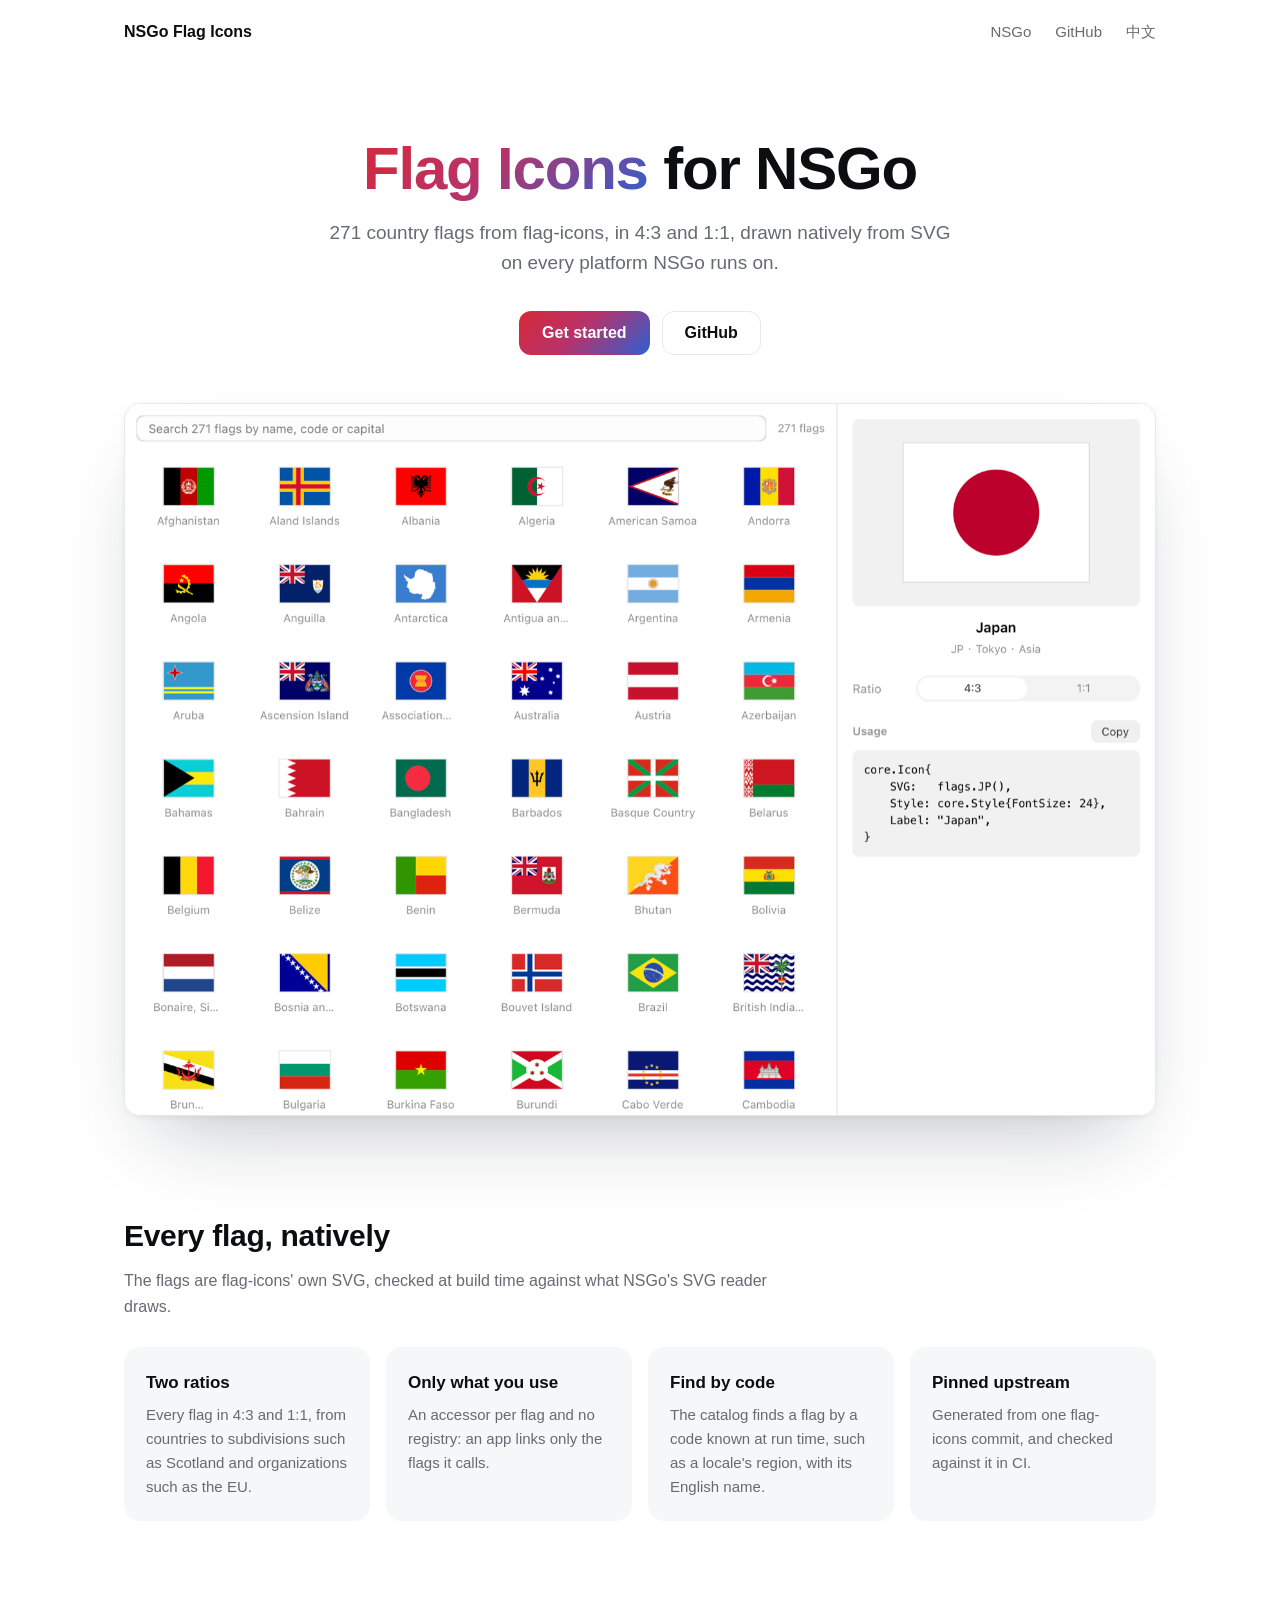
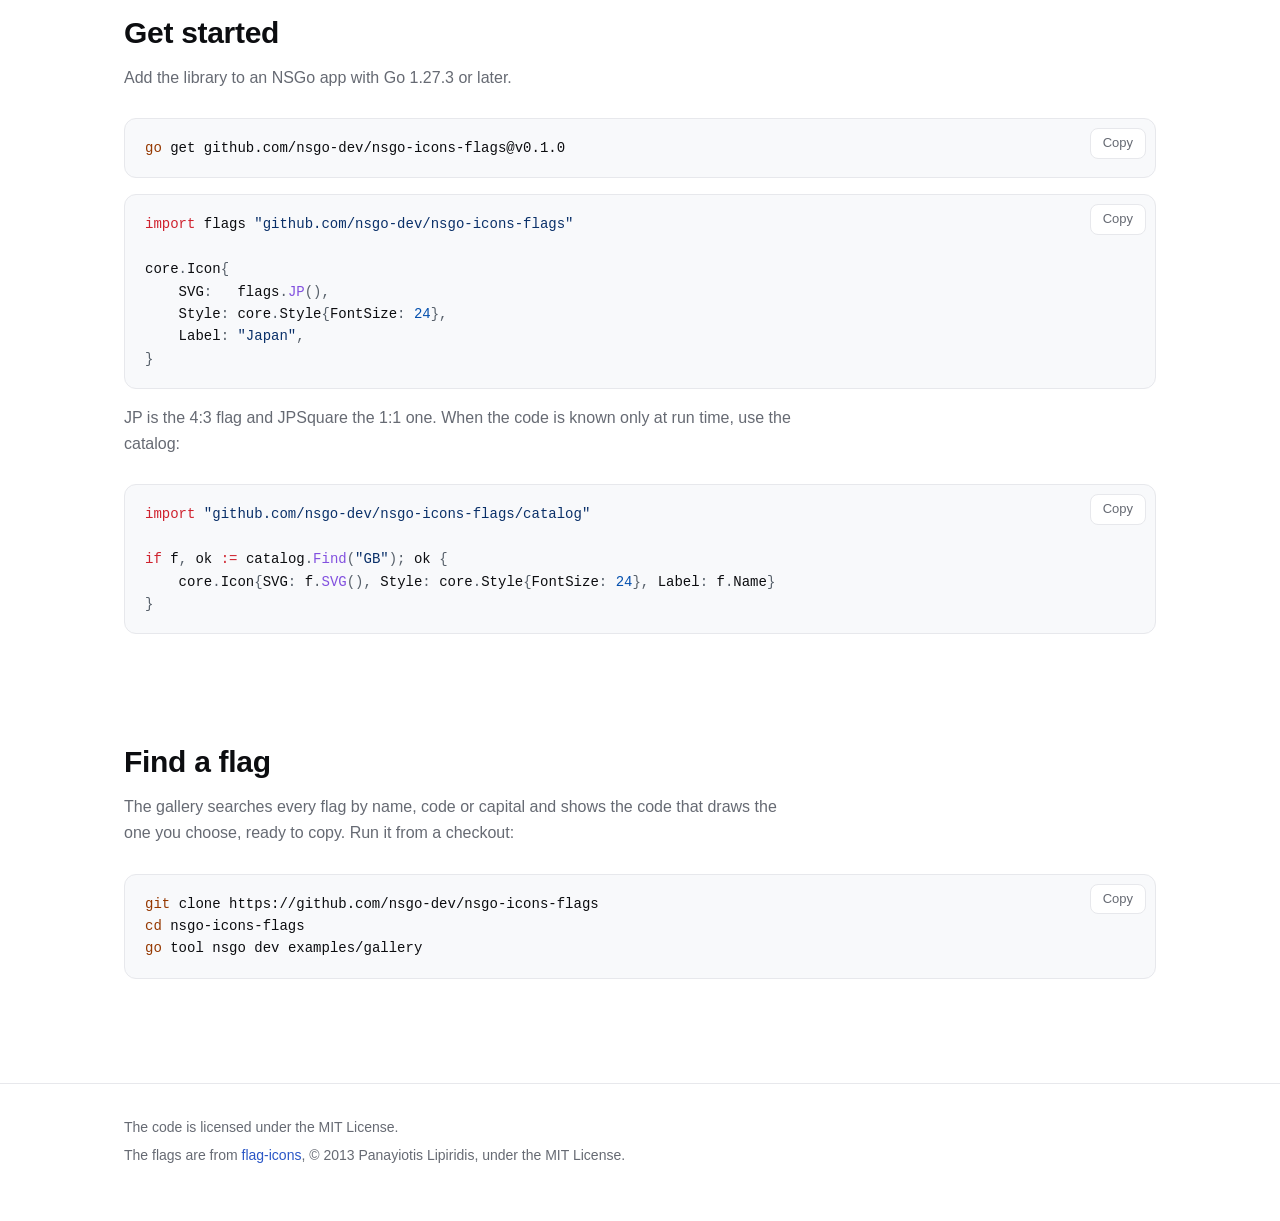
<file: website/index.html>
<!doctype html>
<html lang="en">
<head>
  <meta charset="utf-8" />
  <meta name="viewport" content="width=device-width, initial-scale=1" />
  <title>Flag Icons for NSGo</title>
  <meta name="description" content="271 country flags from flag-icons for Go apps on NSGo, in 4:3 and 1:1, drawn natively from SVG on every platform NSGo runs on." />
  <link rel="canonical" href="https://nsgo-dev.github.io/nsgo-icons-flags/" />
  <link rel="alternate" hreflang="en" href="https://nsgo-dev.github.io/nsgo-icons-flags/" />
  <link rel="alternate" hreflang="zh-CN" href="https://nsgo-dev.github.io/nsgo-icons-flags/zh/" />
  <link rel="alternate" hreflang="x-default" href="https://nsgo-dev.github.io/nsgo-icons-flags/" />
  <link rel="icon" href="favicon.ico" sizes="any" />
  <link rel="icon" href="favicon.svg" type="image/svg+xml" />
  <link rel="apple-touch-icon" href="apple-touch-icon.png" />
  <meta name="theme-color" content="#ffffff" media="(prefers-color-scheme: light)" />
  <meta name="theme-color" content="#0f1012" media="(prefers-color-scheme: dark)" />
  <meta property="og:type" content="website" />
  <meta property="og:site_name" content="NSGo Flag Icons" />
  <meta property="og:title" content="Flag Icons for NSGo" />
  <meta property="og:description" content="271 country flags from flag-icons for Go apps on NSGo, in 4:3 and 1:1, drawn natively from SVG." />
  <meta property="og:url" content="https://nsgo-dev.github.io/nsgo-icons-flags/" />
  <meta property="og:image" content="https://nsgo-dev.github.io/nsgo-icons-flags/assets/og.png" />
  <meta property="og:image:width" content="1200" />
  <meta property="og:image:height" content="630" />
  <meta property="og:image:alt" content="Flag Icons for NSGo, beside a grid of flags" />
  <meta property="og:locale" content="en_US" />
  <meta property="og:locale:alternate" content="zh_CN" />
  <meta name="twitter:card" content="summary_large_image" />
  <meta name="twitter:title" content="Flag Icons for NSGo" />
  <meta name="twitter:description" content="271 country flags from flag-icons for Go apps on NSGo, in 4:3 and 1:1, drawn natively from SVG." />
  <meta name="twitter:image" content="https://nsgo-dev.github.io/nsgo-icons-flags/assets/og.png" />
  <meta name="twitter:image:alt" content="Flag Icons for NSGo, beside a grid of flags" />
  <script type="application/ld+json">
    {
      "@context": "https://schema.org",
      "@type": "SoftwareSourceCode",
      "name": "NSGo Flag Icons",
      "description": "271 country flags from flag-icons for Go apps on NSGo, in 4:3 and 1:1, drawn natively from SVG.",
      "url": "https://nsgo-dev.github.io/nsgo-icons-flags/",
      "codeRepository": "https://github.com/nsgo-dev/nsgo-icons-flags",
      "programmingLanguage": "Go",
      "license": "https://opensource.org/licenses/MIT",
      "image": "https://nsgo-dev.github.io/nsgo-icons-flags/assets/og.png",
      "inLanguage": "en"
    }
  </script>
  <link rel="stylesheet" href="style.css" />
</head>
<body>
  <header>
    <div class="wrap">
      <a class="name" href="./">NSGo Flag Icons</a>
      <a href="https://github.com/nsgo-dev/nsgo">NSGo</a>
      <a href="https://github.com/nsgo-dev/nsgo-icons-flags">GitHub</a>
      <a href="zh/" hreflang="zh-CN" lang="zh-CN">中文</a>
    </div>
  </header>

  <main>
    <div class="wrap hero">
      <h1><span>Flag Icons</span> for NSGo</h1>
      <p>271 country flags from flag-icons, in 4:3 and 1:1, drawn natively from SVG on every platform NSGo runs on.</p>
      <div class="actions">
        <a class="button primary" href="#start">Get started</a>
        <a class="button" href="https://github.com/nsgo-dev/nsgo-icons-flags">GitHub</a>
      </div>
    </div>

    <div class="wrap">
      <img class="shot" src="assets/gallery.png" width="1600" height="1105"
        alt="The gallery: a grid of flags, and the chosen one with the code that draws it" />
    </div>

    <section>
      <div class="wrap">
        <h2>Every flag, natively</h2>
        <p>The flags are flag-icons' own SVG, checked at build time against what NSGo's SVG reader draws.</p>
        <div class="features">
          <div><h3>Two ratios</h3><p>Every flag in 4:3 and 1:1, from countries to subdivisions such as Scotland and organizations such as the EU.</p></div>
          <div><h3>Only what you use</h3><p>An accessor per flag and no registry: an app links only the flags it calls.</p></div>
          <div><h3>Find by code</h3><p>The catalog finds a flag by a code known at run time, such as a locale's region, with its English name.</p></div>
          <div><h3>Pinned upstream</h3><p>Generated from one flag-icons commit, and checked against it in CI.</p></div>
        </div>
      </div>
    </section>

    <section id="start">
      <div class="wrap">
        <h2>Get started</h2>
        <p>Add the library to an NSGo app with Go 1.27.3 or later.</p>
        <div class="code">
          <pre class="bash"><span class="nb">go</span><span class="w"> </span>get<span class="w"> </span>github.com/nsgo-dev/nsgo-icons-flags@v0.1.0</pre>
          <button type="button" data-copied="Copied">Copy</button>
        </div>
        <div class="code">
          <pre class="go"><span class="kn">import</span><span class="w"> </span><span class="nx">flags</span><span class="w"> </span><span class="s">&quot;github.com/nsgo-dev/nsgo-icons-flags&quot;</span>

<span class="nx">core</span><span class="p">.</span><span class="nx">Icon</span><span class="p">{</span>
<span class="w">	</span><span class="nx">SVG</span><span class="p">:</span><span class="w">   </span><span class="nx">flags</span><span class="p">.</span><span class="nf">JP</span><span class="p">(),</span>
<span class="w">	</span><span class="nx">Style</span><span class="p">:</span><span class="w"> </span><span class="nx">core</span><span class="p">.</span><span class="nx">Style</span><span class="p">{</span><span class="nx">FontSize</span><span class="p">:</span><span class="w"> </span><span class="mi">24</span><span class="p">},</span>
<span class="w">	</span><span class="nx">Label</span><span class="p">:</span><span class="w"> </span><span class="s">&quot;Japan&quot;</span><span class="p">,</span>
<span class="p">}</span></pre>
          <button type="button" data-copied="Copied">Copy</button>
        </div>
        <p>JP is the 4:3 flag and JPSquare the 1:1 one. When the code is known only at run time, use the catalog:</p>
        <div class="code">
          <pre class="go"><span class="kn">import</span><span class="w"> </span><span class="s">&quot;github.com/nsgo-dev/nsgo-icons-flags/catalog&quot;</span>

<span class="k">if</span><span class="w"> </span><span class="nx">f</span><span class="p">,</span><span class="w"> </span><span class="nx">ok</span><span class="w"> </span><span class="o">:=</span><span class="w"> </span><span class="nx">catalog</span><span class="p">.</span><span class="nf">Find</span><span class="p">(</span><span class="s">&quot;GB&quot;</span><span class="p">);</span><span class="w"> </span><span class="nx">ok</span><span class="w"> </span><span class="p">{</span>
<span class="w">	</span><span class="nx">core</span><span class="p">.</span><span class="nx">Icon</span><span class="p">{</span><span class="nx">SVG</span><span class="p">:</span><span class="w"> </span><span class="nx">f</span><span class="p">.</span><span class="nf">SVG</span><span class="p">(),</span><span class="w"> </span><span class="nx">Style</span><span class="p">:</span><span class="w"> </span><span class="nx">core</span><span class="p">.</span><span class="nx">Style</span><span class="p">{</span><span class="nx">FontSize</span><span class="p">:</span><span class="w"> </span><span class="mi">24</span><span class="p">},</span><span class="w"> </span><span class="nx">Label</span><span class="p">:</span><span class="w"> </span><span class="nx">f</span><span class="p">.</span><span class="nx">Name</span><span class="p">}</span>
<span class="p">}</span></pre>
          <button type="button" data-copied="Copied">Copy</button>
        </div>
      </div>
    </section>

    <section>
      <div class="wrap">
        <h2>Find a flag</h2>
        <p>The gallery searches every flag by name, code or capital and shows the code that draws the one you choose, ready to copy. Run it from a checkout:</p>
        <div class="code">
          <pre class="bash"><span class="nb">git</span><span class="w"> </span>clone<span class="w"> </span>https://github.com/nsgo-dev/nsgo-icons-flags
<span class="nb">cd</span><span class="w"> </span>nsgo-icons-flags
<span class="nb">go</span><span class="w"> </span>tool<span class="w"> </span>nsgo<span class="w"> </span>dev<span class="w"> </span>examples/gallery</pre>
          <button type="button" data-copied="Copied">Copy</button>
        </div>
      </div>
    </section>
  </main>

  <footer>
    <div class="wrap">
      <p>The code is licensed under the MIT License.</p>
      <p>The flags are from <a href="https://github.com/lipis/flag-icons">flag-icons</a>, © 2013 Panayiotis Lipiridis, under the MIT License.</p>
    </div>
  </footer>
  <script src="copy.js"></script>
</body>
</html>
</file>
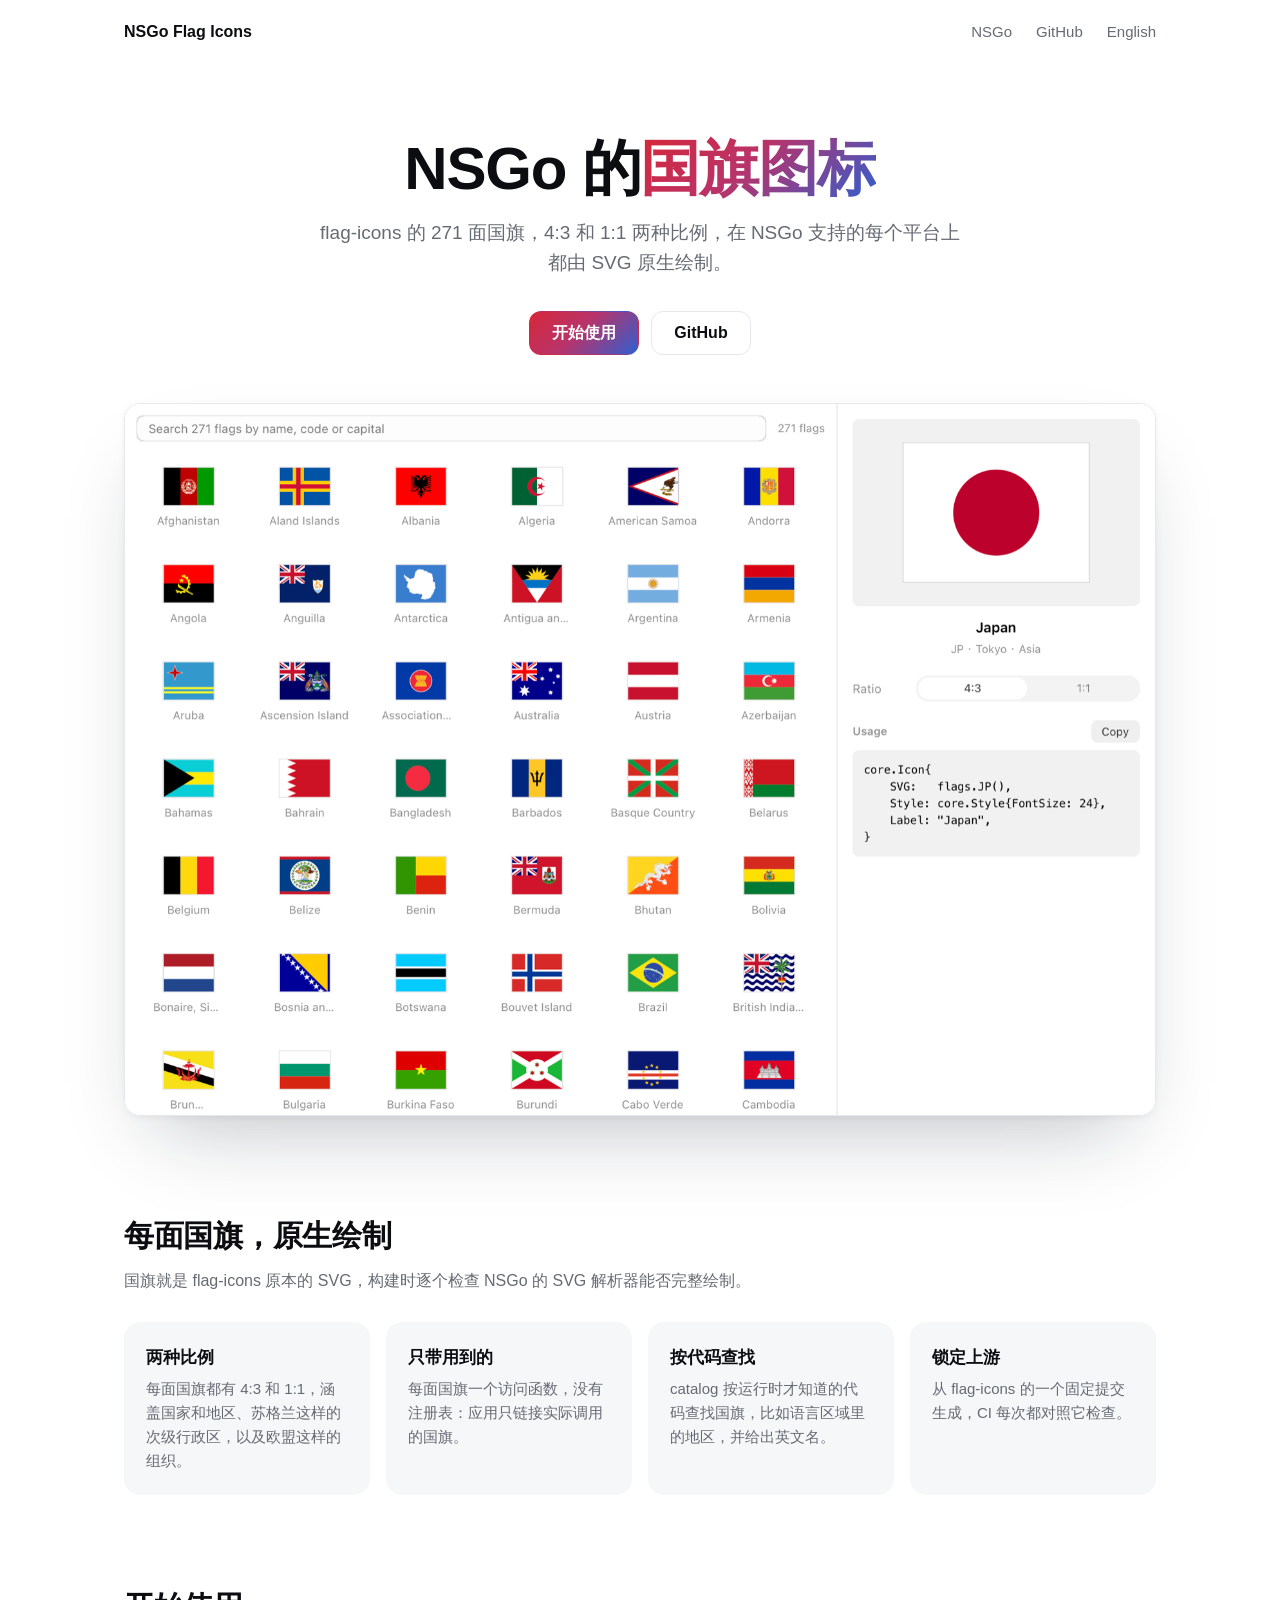
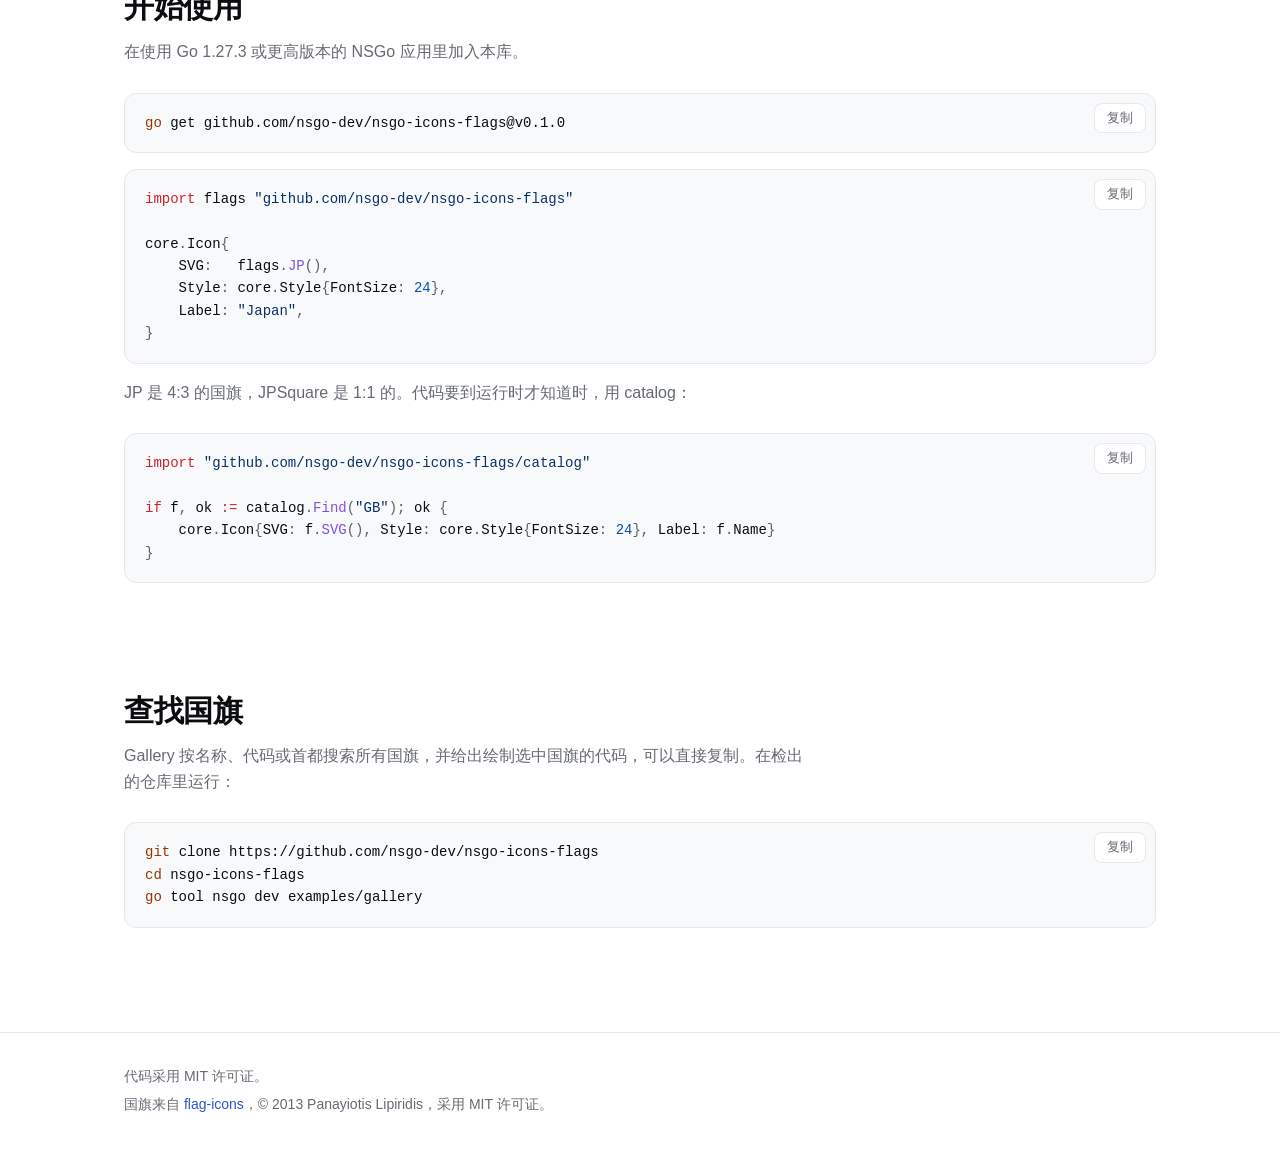
<file: website/zh/index.html>
<!doctype html>
<html lang="zh-CN">
<head>
  <meta charset="utf-8" />
  <meta name="viewport" content="width=device-width, initial-scale=1" />
  <title>NSGo 国旗图标</title>
  <meta name="description" content="把 flag-icons 的 271 面国旗带到 NSGo 的 Go 应用里，有 4:3 和 1:1 两种比例，在 NSGo 支持的每个平台上都由 SVG 原生绘制。" />
  <link rel="canonical" href="https://nsgo-dev.github.io/nsgo-icons-flags/zh/" />
  <link rel="alternate" hreflang="en" href="https://nsgo-dev.github.io/nsgo-icons-flags/" />
  <link rel="alternate" hreflang="zh-CN" href="https://nsgo-dev.github.io/nsgo-icons-flags/zh/" />
  <link rel="alternate" hreflang="x-default" href="https://nsgo-dev.github.io/nsgo-icons-flags/" />
  <link rel="icon" href="../favicon.ico" sizes="any" />
  <link rel="icon" href="../favicon.svg" type="image/svg+xml" />
  <link rel="apple-touch-icon" href="../apple-touch-icon.png" />
  <meta name="theme-color" content="#ffffff" media="(prefers-color-scheme: light)" />
  <meta name="theme-color" content="#0f1012" media="(prefers-color-scheme: dark)" />
  <meta property="og:type" content="website" />
  <meta property="og:site_name" content="NSGo Flag Icons" />
  <meta property="og:title" content="NSGo 国旗图标" />
  <meta property="og:description" content="flag-icons 的 271 面国旗，用于 NSGo 的 Go 应用，有 4:3 和 1:1 两种比例，由 SVG 原生绘制。" />
  <meta property="og:url" content="https://nsgo-dev.github.io/nsgo-icons-flags/zh/" />
  <meta property="og:image" content="https://nsgo-dev.github.io/nsgo-icons-flags/assets/og.png" />
  <meta property="og:image:width" content="1200" />
  <meta property="og:image:height" content="630" />
  <meta property="og:image:alt" content="Flag Icons for NSGo，旁边是国旗网格" />
  <meta property="og:locale" content="zh_CN" />
  <meta property="og:locale:alternate" content="en_US" />
  <meta name="twitter:card" content="summary_large_image" />
  <meta name="twitter:title" content="NSGo 国旗图标" />
  <meta name="twitter:description" content="flag-icons 的 271 面国旗，用于 NSGo 的 Go 应用，有 4:3 和 1:1 两种比例，由 SVG 原生绘制。" />
  <meta name="twitter:image" content="https://nsgo-dev.github.io/nsgo-icons-flags/assets/og.png" />
  <meta name="twitter:image:alt" content="Flag Icons for NSGo，旁边是国旗网格" />
  <script type="application/ld+json">
    {
      "@context": "https://schema.org",
      "@type": "SoftwareSourceCode",
      "name": "NSGo Flag Icons",
      "description": "flag-icons 的 271 面国旗，用于 NSGo 的 Go 应用，有 4:3 和 1:1 两种比例，由 SVG 原生绘制。",
      "url": "https://nsgo-dev.github.io/nsgo-icons-flags/zh/",
      "codeRepository": "https://github.com/nsgo-dev/nsgo-icons-flags",
      "programmingLanguage": "Go",
      "license": "https://opensource.org/licenses/MIT",
      "image": "https://nsgo-dev.github.io/nsgo-icons-flags/assets/og.png",
      "inLanguage": "zh-CN"
    }
  </script>
  <link rel="stylesheet" href="../style.css" />
</head>
<body>
  <header>
    <div class="wrap">
      <a class="name" href="./">NSGo Flag Icons</a>
      <a href="https://github.com/nsgo-dev/nsgo">NSGo</a>
      <a href="https://github.com/nsgo-dev/nsgo-icons-flags">GitHub</a>
      <a href="../" hreflang="en" lang="en">English</a>
    </div>
  </header>

  <main>
    <div class="wrap hero">
      <h1>NSGo 的<span>国旗图标</span></h1>
      <p>flag-icons 的 271 面国旗，4:3 和 1:1 两种比例，在 NSGo 支持的每个平台上都由 SVG 原生绘制。</p>
      <div class="actions">
        <a class="button primary" href="#start">开始使用</a>
        <a class="button" href="https://github.com/nsgo-dev/nsgo-icons-flags">GitHub</a>
      </div>
    </div>

    <div class="wrap">
      <img class="shot" src="../assets/gallery.png" width="1600" height="1105"
        alt="Gallery：国旗网格，以及选中国旗和绘制它的代码" />
    </div>

    <section>
      <div class="wrap">
        <h2>每面国旗，原生绘制</h2>
        <p>国旗就是 flag-icons 原本的 SVG，构建时逐个检查 NSGo 的 SVG 解析器能否完整绘制。</p>
        <div class="features">
          <div><h3>两种比例</h3><p>每面国旗都有 4:3 和 1:1，涵盖国家和地区、苏格兰这样的次级行政区，以及欧盟这样的组织。</p></div>
          <div><h3>只带用到的</h3><p>每面国旗一个访问函数，没有注册表：应用只链接实际调用的国旗。</p></div>
          <div><h3>按代码查找</h3><p>catalog 按运行时才知道的代码查找国旗，比如语言区域里的地区，并给出英文名。</p></div>
          <div><h3>锁定上游</h3><p>从 flag-icons 的一个固定提交生成，CI 每次都对照它检查。</p></div>
        </div>
      </div>
    </section>

    <section id="start">
      <div class="wrap">
        <h2>开始使用</h2>
        <p>在使用 Go 1.27.3 或更高版本的 NSGo 应用里加入本库。</p>
        <div class="code">
          <pre class="bash"><span class="nb">go</span><span class="w"> </span>get<span class="w"> </span>github.com/nsgo-dev/nsgo-icons-flags@v0.1.0</pre>
          <button type="button" data-copied="已复制">复制</button>
        </div>
        <div class="code">
          <pre class="go"><span class="kn">import</span><span class="w"> </span><span class="nx">flags</span><span class="w"> </span><span class="s">&quot;github.com/nsgo-dev/nsgo-icons-flags&quot;</span>

<span class="nx">core</span><span class="p">.</span><span class="nx">Icon</span><span class="p">{</span>
<span class="w">	</span><span class="nx">SVG</span><span class="p">:</span><span class="w">   </span><span class="nx">flags</span><span class="p">.</span><span class="nf">JP</span><span class="p">(),</span>
<span class="w">	</span><span class="nx">Style</span><span class="p">:</span><span class="w"> </span><span class="nx">core</span><span class="p">.</span><span class="nx">Style</span><span class="p">{</span><span class="nx">FontSize</span><span class="p">:</span><span class="w"> </span><span class="mi">24</span><span class="p">},</span>
<span class="w">	</span><span class="nx">Label</span><span class="p">:</span><span class="w"> </span><span class="s">&quot;Japan&quot;</span><span class="p">,</span>
<span class="p">}</span></pre>
          <button type="button" data-copied="已复制">复制</button>
        </div>
        <p>JP 是 4:3 的国旗，JPSquare 是 1:1 的。代码要到运行时才知道时，用 catalog：</p>
        <div class="code">
          <pre class="go"><span class="kn">import</span><span class="w"> </span><span class="s">&quot;github.com/nsgo-dev/nsgo-icons-flags/catalog&quot;</span>

<span class="k">if</span><span class="w"> </span><span class="nx">f</span><span class="p">,</span><span class="w"> </span><span class="nx">ok</span><span class="w"> </span><span class="o">:=</span><span class="w"> </span><span class="nx">catalog</span><span class="p">.</span><span class="nf">Find</span><span class="p">(</span><span class="s">&quot;GB&quot;</span><span class="p">);</span><span class="w"> </span><span class="nx">ok</span><span class="w"> </span><span class="p">{</span>
<span class="w">	</span><span class="nx">core</span><span class="p">.</span><span class="nx">Icon</span><span class="p">{</span><span class="nx">SVG</span><span class="p">:</span><span class="w"> </span><span class="nx">f</span><span class="p">.</span><span class="nf">SVG</span><span class="p">(),</span><span class="w"> </span><span class="nx">Style</span><span class="p">:</span><span class="w"> </span><span class="nx">core</span><span class="p">.</span><span class="nx">Style</span><span class="p">{</span><span class="nx">FontSize</span><span class="p">:</span><span class="w"> </span><span class="mi">24</span><span class="p">},</span><span class="w"> </span><span class="nx">Label</span><span class="p">:</span><span class="w"> </span><span class="nx">f</span><span class="p">.</span><span class="nx">Name</span><span class="p">}</span>
<span class="p">}</span></pre>
          <button type="button" data-copied="已复制">复制</button>
        </div>
      </div>
    </section>

    <section>
      <div class="wrap">
        <h2>查找国旗</h2>
        <p>Gallery 按名称、代码或首都搜索所有国旗，并给出绘制选中国旗的代码，可以直接复制。在检出的仓库里运行：</p>
        <div class="code">
          <pre class="bash"><span class="nb">git</span><span class="w"> </span>clone<span class="w"> </span>https://github.com/nsgo-dev/nsgo-icons-flags
<span class="nb">cd</span><span class="w"> </span>nsgo-icons-flags
<span class="nb">go</span><span class="w"> </span>tool<span class="w"> </span>nsgo<span class="w"> </span>dev<span class="w"> </span>examples/gallery</pre>
          <button type="button" data-copied="已复制">复制</button>
        </div>
      </div>
    </section>
  </main>

  <footer>
    <div class="wrap">
      <p>代码采用 MIT 许可证。</p>
      <p>国旗来自 <a href="https://github.com/lipis/flag-icons">flag-icons</a>，© 2013 Panayiotis Lipiridis，采用 MIT 许可证。</p>
    </div>
  </footer>
  <script src="../copy.js"></script>
</body>
</html>
</file>
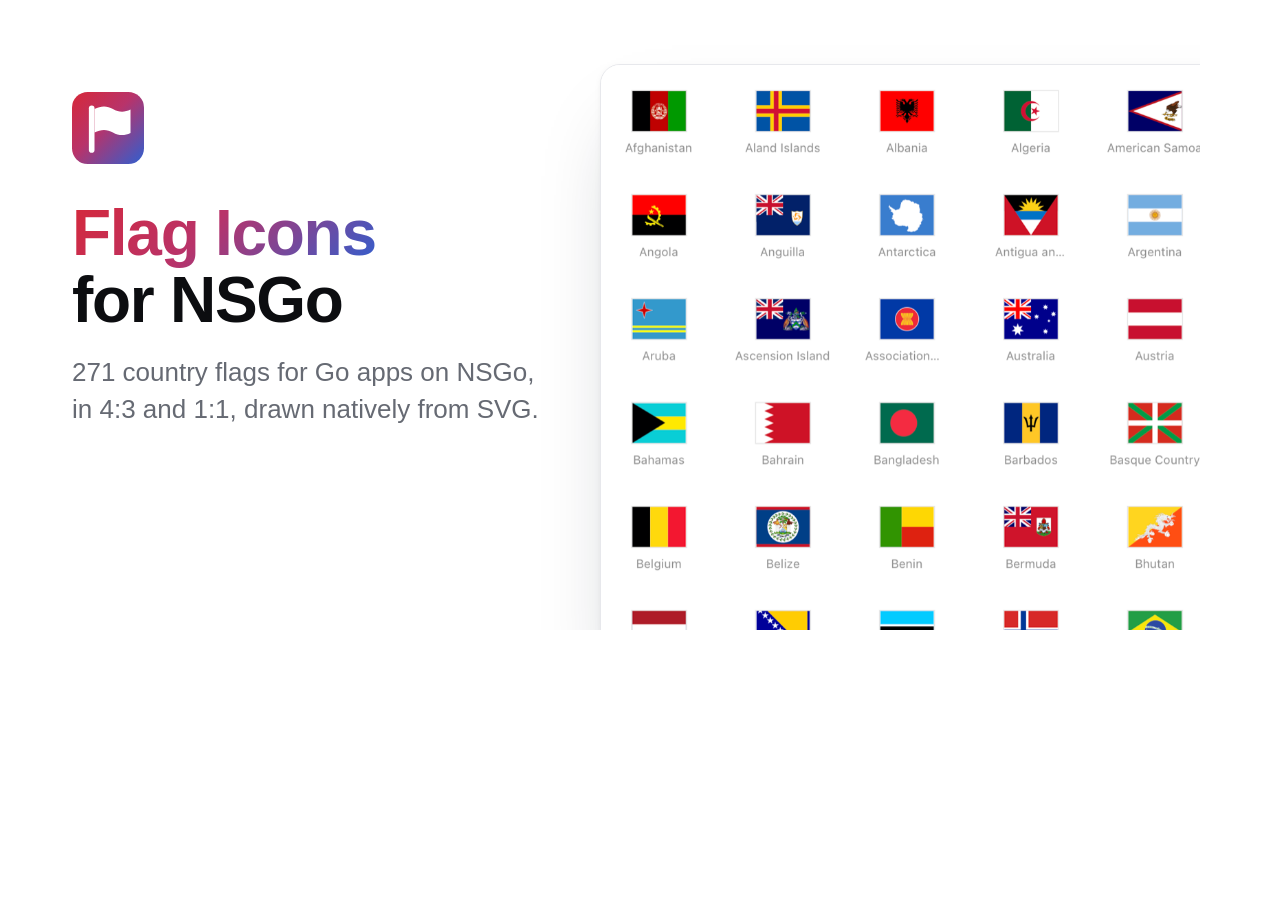
<file: tools/siteog/og.html>
<!doctype html>
<!-- The source of website/assets/og.png, the 1200 by 630 image link previews show. Render it with tools/siteog/render.sh. -->
<html lang="en">
<head>
  <meta charset="utf-8" />
  <style>
    * { box-sizing: border-box; }
    html, body { margin: 0; width: 1200px; height: 630px; overflow: hidden; }
    body {
      background: #ffffff;
      color: #0c0d10;
      font-family: -apple-system, BlinkMacSystemFont, "Segoe UI", sans-serif;
      -webkit-font-smoothing: antialiased;
      position: relative;
    }
    .text { position: absolute; left: 72px; top: 92px; width: 470px; }
    .mark { width: 72px; height: 72px; display: block; margin-bottom: 36px; }
    h1 { margin: 0 0 20px; font-size: 64px; line-height: 1.05; letter-spacing: -0.02em; }
    h1 span {
      background: linear-gradient(135deg, #d62839, #b8336a 45%, #2f5fd0);
      -webkit-background-clip: text;
      background-clip: text;
      color: transparent;
    }
    p { margin: 0; font-size: 26px; line-height: 1.4; color: #666a73; }
    .shot {
      position: absolute;
      left: 600px;
      top: 64px;
      width: 760px;
      height: 620px;
      border: 1px solid #e7e8ec;
      border-radius: 20px;
      overflow: hidden;
      box-shadow: 0 2px 6px rgb(16 24 40 / 5%), 0 40px 80px -32px rgb(16 24 40 / 28%);
      background: #fff;
    }
    .shot img { display: block; width: 1100px; margin: -42px 0 0 -10px; }
  </style>
</head>
<body>
  <div class="text">
    <img class="mark" src="../../website/favicon.svg" alt="" />
    <h1><span>Flag Icons</span><br />for NSGo</h1>
    <p>271 country flags for Go apps on NSGo, in 4:3 and 1:1, drawn natively from SVG.</p>
  </div>
  <div class="shot"><img src="../../website/assets/gallery.png" alt="" /></div>
</body>
</html>
</file>
<file: website/style.css>
/* The site of NSGo Flag Icons: one static page in English and one in Chinese, white with a red-to-blue accent, dark when the system is. */

:root {
  --bg: #ffffff;
  --soft: #f6f7f9;
  --border: #e7e8ec;
  --text: #0c0d10;
  --muted: #666a73;
  --blue: #2f5fd0;
  --blue-ink: #2a56c6;
  --gradient: linear-gradient(135deg, #d62839, #b8336a 45%, #2f5fd0);
  --code: #f8f9fb;
  --shadow: 0 2px 6px rgb(16 24 40 / 5%), 0 40px 80px -32px rgb(16 24 40 / 28%);
  --code-keyword: #cf222e;
  --code-string: #0a3069;
  --code-number: #0550ae;
  --code-func: #8250df;
  --code-command: #953800;
  --code-punct: #57606a;
  color-scheme: light dark;
}

@media (prefers-color-scheme: dark) {
  :root {
    --bg: #0f1012;
    --soft: #17181b;
    --border: #2a2c31;
    --text: #f2f3f5;
    --muted: #9a9ea8;
    --blue-ink: #8fb0ff;
    --code: #17181b;
    --shadow: 0 40px 80px -32px rgb(0 0 0 / 60%);
    --code-keyword: #ff7b72;
    --code-string: #a5d6ff;
    --code-number: #79c0ff;
    --code-func: #d2a8ff;
    --code-command: #ffa657;
    --code-punct: #8b949e;
  }
}

* { box-sizing: border-box; }

body {
  margin: 0;
  background: var(--bg);
  color: var(--text);
  font: 16px/1.6 -apple-system, BlinkMacSystemFont, "Segoe UI", "PingFang SC", "Microsoft YaHei", sans-serif;
  -webkit-font-smoothing: antialiased;
}

a { color: var(--blue-ink); text-decoration: none; }
a:hover { text-decoration: underline; }

code, pre { font: 14px/1.6 ui-monospace, SFMono-Regular, Menlo, Consolas, monospace; tab-size: 4; }

.wrap { max-width: 1080px; margin: 0 auto; padding: 0 24px; }

header .wrap {
  display: flex;
  align-items: center;
  gap: 24px;
  height: 64px;
}

header .name { font-weight: 600; color: var(--text); margin-right: auto; }
header a:not(.name) { color: var(--muted); font-size: 15px; }

.hero { text-align: center; padding: 72px 0 48px; }

.hero h1 {
  margin: 0 0 16px;
  font-size: clamp(36px, 6vw, 60px);
  line-height: 1.1;
  letter-spacing: -0.02em;
}

.hero h1 span {
  background: var(--gradient);
  -webkit-background-clip: text;
  background-clip: text;
  color: transparent;
}

.hero p { margin: 0 auto 32px; max-width: 640px; color: var(--muted); font-size: 19px; }

.actions { display: flex; justify-content: center; gap: 12px; flex-wrap: wrap; }

.button {
  display: inline-flex;
  align-items: center;
  height: 44px;
  padding: 0 22px;
  border-radius: 12px;
  font-weight: 600;
  border: 1px solid var(--border);
  color: var(--text);
}

.button:hover { text-decoration: none; background: var(--soft); }
.button.primary { background: var(--gradient); border-color: transparent; color: #fff; }
.button.primary:hover { filter: brightness(1.05); }

.shot {
  display: block;
  width: 100%;
  height: auto;
  margin: 0 auto 96px;
  border: 1px solid var(--border);
  border-radius: 16px;
  box-shadow: var(--shadow);
}

section { padding: 0 0 88px; }
section h2 { margin: 0 0 8px; font-size: 30px; letter-spacing: -0.01em; }
section > .wrap > p { margin: 0 0 28px; color: var(--muted); max-width: 680px; }

.features {
  display: grid;
  grid-template-columns: repeat(auto-fit, minmax(230px, 1fr));
  gap: 16px;
}

.features div { padding: 22px; border-radius: 16px; background: var(--soft); }
.features h3 { margin: 0 0 6px; font-size: 17px; }
.features p { margin: 0; color: var(--muted); font-size: 15px; }

.code { position: relative; margin: 0 0 16px; }

.code pre {
  margin: 0;
  padding: 18px 20px;
  overflow-x: auto;
  border: 1px solid var(--border);
  border-radius: 12px;
  background: var(--code);
}

/* Token classes are Pygments' short names; the code blocks are highlighted once, when the page is written. */
.code .k, .code .kn, .code .o { color: var(--code-keyword); }
.code .s { color: var(--code-string); }
.code .mi { color: var(--code-number); }
.code .nf { color: var(--code-func); }
.code .nb { color: var(--code-command); }
.code .p { color: var(--code-punct); }

.code button {
  position: absolute;
  top: 10px;
  right: 10px;
  padding: 4px 12px;
  border: 1px solid var(--border);
  border-radius: 8px;
  background: var(--bg);
  color: var(--muted);
  font: inherit;
  font-size: 13px;
  cursor: pointer;
}

footer { border-top: 1px solid var(--border); padding: 32px 0 48px; color: var(--muted); font-size: 14px; }
footer p { margin: 0 0 6px; }
</file>
